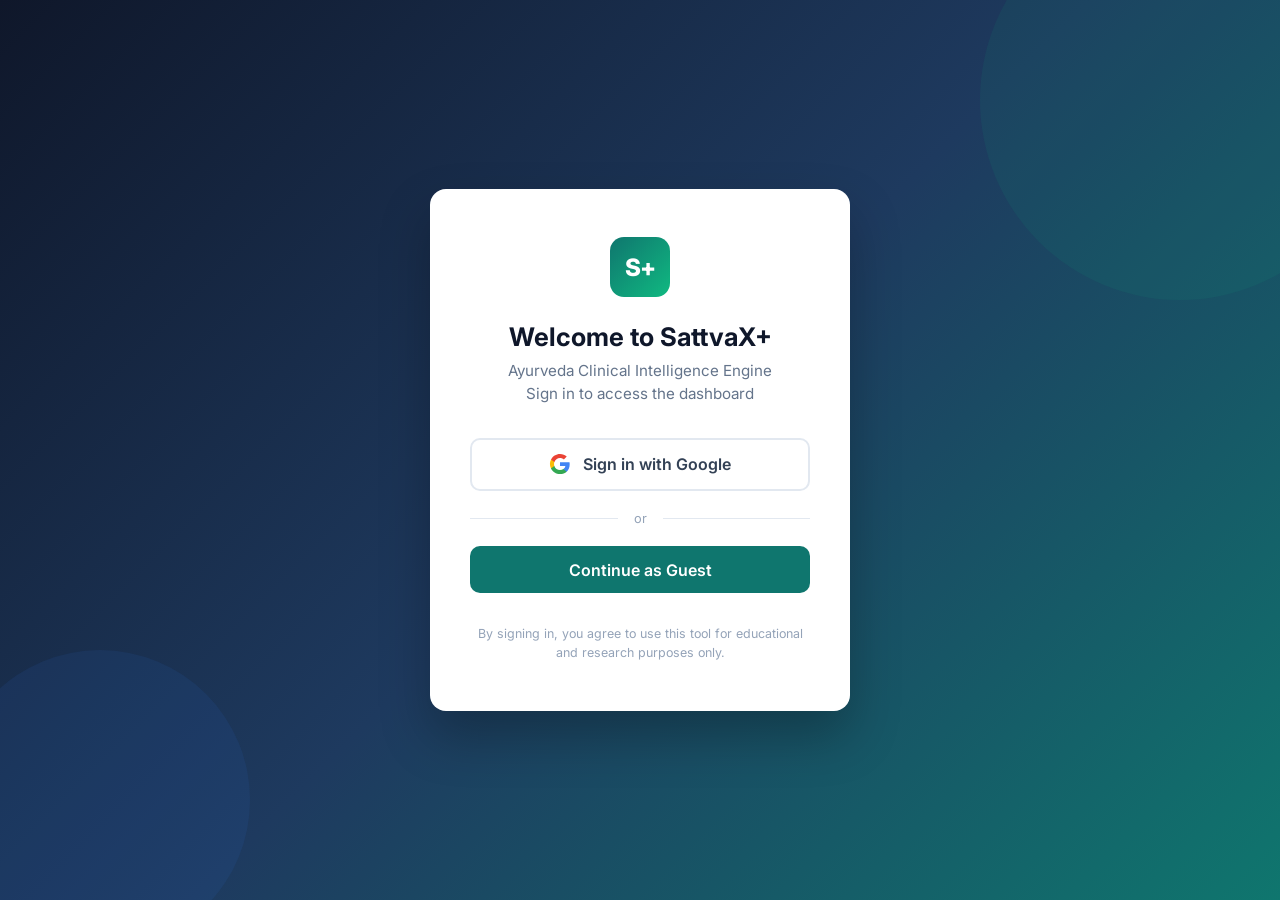
<file: SattvaX/templates/login.html>
<!DOCTYPE html>
<html lang="en">
<head>
    <meta charset="UTF-8">
    <meta name="viewport" content="width=device-width, initial-scale=1.0">
    <title>SattvaX+ - Sign In</title>
    <link href="https://fonts.googleapis.com/css2?family=Inter:wght@400;500;600;700&display=swap" rel="stylesheet">
    <style>
        * { margin: 0; padding: 0; box-sizing: border-box; }

        body {
            font-family: 'Inter', sans-serif;
            min-height: 100vh;
            display: flex;
            align-items: center;
            justify-content: center;
            background: linear-gradient(135deg, #0f172a 0%, #1e3a5f 50%, #0f766e 100%);
            overflow: hidden;
        }

        .bg-pattern {
            position: fixed;
            top: 0; left: 0; right: 0; bottom: 0;
            z-index: 0;
            overflow: hidden;
        }

        .bg-pattern::before,
        .bg-pattern::after {
            content: '';
            position: absolute;
            border-radius: 50%;
            opacity: 0.08;
            animation: float 8s ease-in-out infinite;
        }

        .bg-pattern::before {
            width: 400px; height: 400px;
            background: #10b981;
            top: -100px; right: -100px;
        }

        .bg-pattern::after {
            width: 300px; height: 300px;
            background: #3b82f6;
            bottom: -50px; left: -50px;
            animation-delay: 3s;
            animation-duration: 10s;
        }

        @keyframes float {
            0%, 100% { transform: translate(0, 0) scale(1); }
            50% { transform: translate(30px, -30px) scale(1.1); }
        }

        .login-card {
            position: relative;
            z-index: 1;
            background: white;
            border-radius: 16px;
            padding: 3rem 2.5rem;
            width: 420px;
            max-width: 90vw;
            box-shadow: 0 25px 50px rgba(0, 0, 0, 0.25);
            text-align: center;
            animation: cardAppear 0.6s ease-out both;
        }

        @keyframes cardAppear {
            from { opacity: 0; transform: translateY(24px) scale(0.96); }
            to { opacity: 1; transform: translateY(0) scale(1); }
        }

        .login-logo {
            width: 60px;
            height: 60px;
            background: linear-gradient(135deg, #0f766e, #10b981);
            border-radius: 14px;
            margin: 0 auto 1.5rem;
            display: flex;
            align-items: center;
            justify-content: center;
            color: white;
            font-size: 1.5rem;
            font-weight: 800;
            letter-spacing: -1px;
        }

        .login-card h1 {
            font-size: 1.6rem;
            color: #0f172a;
            margin-bottom: 0.5rem;
            font-weight: 700;
        }

        .login-card .subtitle {
            color: #64748b;
            font-size: 0.95rem;
            margin-bottom: 2rem;
            line-height: 1.5;
        }

        .google-btn {
            display: flex;
            align-items: center;
            justify-content: center;
            gap: 0.75rem;
            width: 100%;
            padding: 0.85rem 1.5rem;
            background: white;
            border: 2px solid #e2e8f0;
            border-radius: 10px;
            cursor: pointer;
            font-family: 'Inter', sans-serif;
            font-size: 1rem;
            font-weight: 600;
            color: #334155;
            transition: all 0.3s ease;
        }

        .google-btn:hover {
            border-color: #94a3b8;
            box-shadow: 0 4px 16px rgba(0, 0, 0, 0.08);
            transform: translateY(-2px);
        }

        .google-btn svg {
            width: 22px;
            height: 22px;
            flex-shrink: 0;
        }

        .divider {
            display: flex;
            align-items: center;
            margin: 1.25rem 0;
            color: #94a3b8;
            font-size: 0.8rem;
        }

        .divider::before,
        .divider::after {
            content: '';
            flex-grow: 1;
            height: 1px;
            background: #e2e8f0;
        }

        .divider span { padding: 0 1rem; }

        .guest-btn {
            display: flex;
            align-items: center;
            justify-content: center;
            width: 100%;
            padding: 0.85rem 1.5rem;
            background: #0f766e;
            border: none;
            border-radius: 10px;
            cursor: pointer;
            font-family: 'Inter', sans-serif;
            font-size: 1rem;
            font-weight: 600;
            color: white;
            transition: all 0.3s ease;
        }

        .guest-btn:hover {
            background: #0d6b63;
            box-shadow: 0 4px 16px rgba(15, 118, 110, 0.3);
            transform: translateY(-2px);
        }

        .footer-text {
            margin-top: 2rem;
            font-size: 0.78rem;
            color: #94a3b8;
            line-height: 1.5;
        }
    </style>
</head>
<body>
    <div class="bg-pattern"></div>

    <div class="login-card">
        <div class="login-logo">S+</div>
        <h1>Welcome to SattvaX+</h1>
        <p class="subtitle">Ayurveda Clinical Intelligence Engine<br>Sign in to access the dashboard</p>

        <button class="google-btn" onclick="googleLogin()">
            <svg viewBox="0 0 24 24">
                <path d="M22.56 12.25c0-.78-.07-1.53-.2-2.25H12v4.26h5.92a5.06 5.06 0 0 1-2.2 3.32v2.77h3.57c2.08-1.92 3.28-4.74 3.28-8.1z" fill="#4285F4"/>
                <path d="M12 23c2.97 0 5.46-.98 7.28-2.66l-3.57-2.77c-.98.66-2.23 1.06-3.71 1.06-2.86 0-5.29-1.93-6.16-4.53H2.18v2.84C3.99 20.53 7.7 23 12 23z" fill="#34A853"/>
                <path d="M5.84 14.09c-.22-.66-.35-1.36-.35-2.09s.13-1.43.35-2.09V7.07H2.18C1.43 8.55 1 10.22 1 12s.43 3.45 1.18 4.93l2.85-2.22.81-.62z" fill="#FBBC05"/>
                <path d="M12 5.38c1.62 0 3.06.56 4.21 1.64l3.15-3.15C17.45 2.09 14.97 1 12 1 7.7 1 3.99 3.47 2.18 7.07l3.66 2.84c.87-2.6 3.3-4.53 6.16-4.53z" fill="#EA4335"/>
            </svg>
            Sign in with Google
        </button>

        <div class="divider"><span>or</span></div>

        <button class="guest-btn" onclick="guestLogin()">
            Continue as Guest
        </button>

        <div class="footer-text">
            By signing in, you agree to use this tool for educational and research purposes only.
        </div>
    </div>

    <script src="https://accounts.google.com/gsi/client" async defer></script>
    <script>
        // Check if already logged in
        if (localStorage.getItem('sattvax_user')) {
            window.location.href = '/';
        }

        function googleLogin() {
            try {
                google.accounts.id.initialize({
                    client_id: '602745223518-dm6rgc4j15m248l7adocdujvfdhs977e.apps.googleusercontent.com',
                    callback: handleGoogleResponse,
                    ux_mode: 'popup'
                });
                google.accounts.id.prompt((notification) => {
                    if (notification.isNotDisplayed() || notification.isSkippedMoment()) {
                        // Popup blocked or unavailable, use guest as fallback
                        guestLogin();
                    }
                });
            } catch(e) {
                // Google library not loaded, fallback to guest
                guestLogin();
            }
        }

        function handleGoogleResponse(response) {
            // Decode the JWT to get user info
            try {
                const payload = JSON.parse(atob(response.credential.split('.')[1]));
                const user = {
                    name: payload.name || payload.email,
                    email: payload.email,
                    picture: payload.picture || '',
                    method: 'google'
                };
                localStorage.setItem('sattvax_user', JSON.stringify(user));
                window.location.href = '/';
            } catch(e) {
                guestLogin();
            }
        }

        function guestLogin() {
            const user = {
                name: 'Guest User',
                email: 'guest@sattvax.app',
                picture: '',
                method: 'guest'
            };
            localStorage.setItem('sattvax_user', JSON.stringify(user));
            window.location.href = '/';
        }
    </script>
</body>
</html>
</file>
